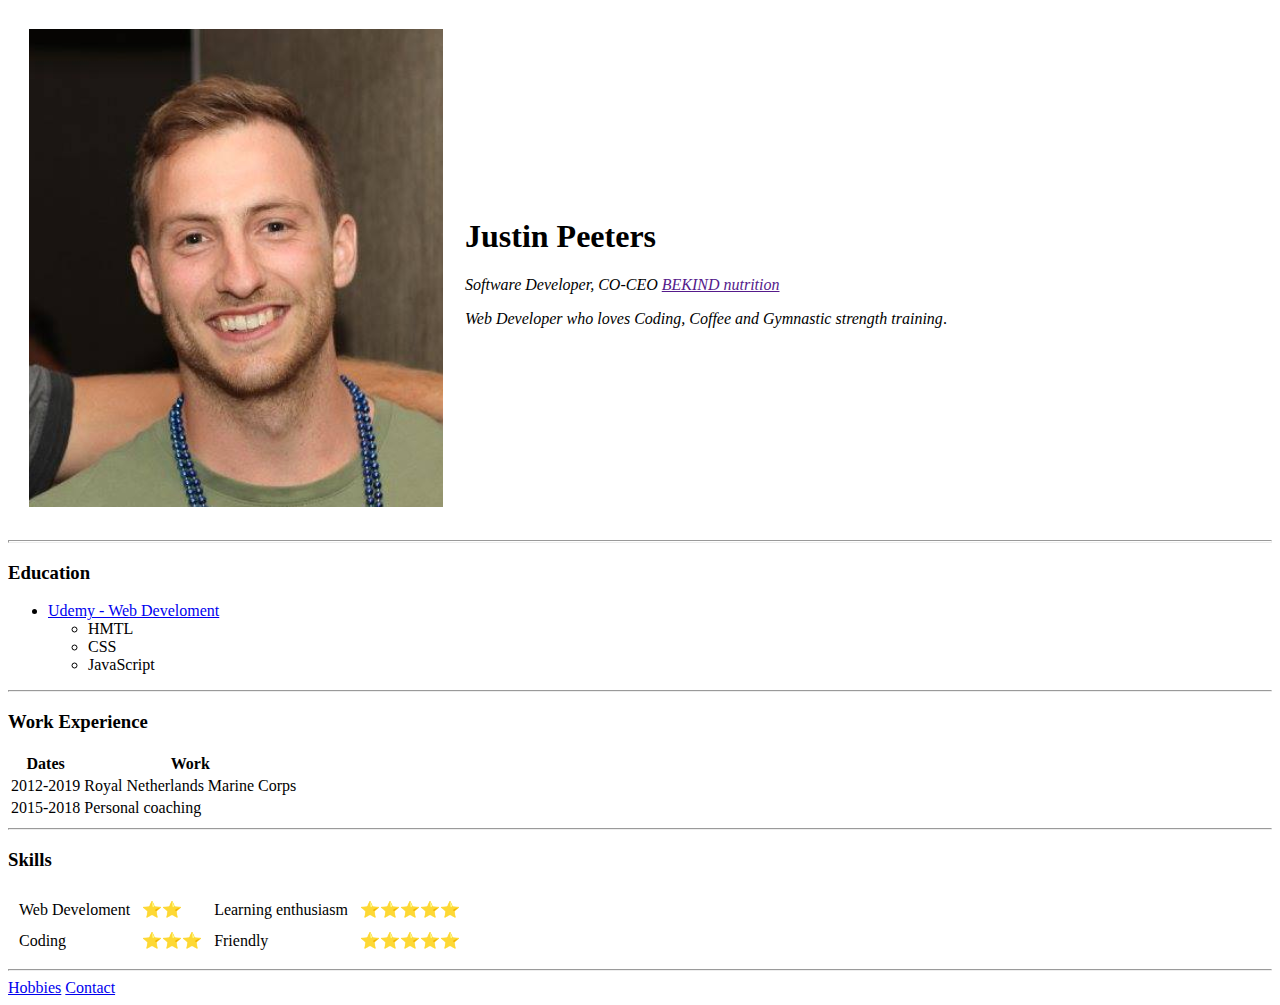
<file: index.html>
<!DOCTYPE html>
<html lang="en" dir="ltr">

<head>
  <meta charset="utf-8">
  <title>♆ Justin's Personal Site</title>
</head>

<body>
  <table cellspacing="20">
    <tr>
      <td><img src="images/justin.png" alt="Justin's Profile picture"></td>
      <td>
        <h1>Justin Peeters</h1>
        <p><em>Software Developer, CO-CEO <a href="">BEKIND nutrition</a></em></p>
        <p><em>Web Developer who loves Coding, Coffee and Gymnastic strength training</em>.</p>
      </td>
    </tr>
  </table>

  <hr size="3" />
  <h3>Education</h3>
  <ul>
    <li><a href="https://www.udemy.com/course/the-complete-web-development-bootcamp/">Udemy - Web Develoment</a>
      <ul>
        <li>HMTL</li>
        <li>CSS</li>
        <li>JavaScript</li>
      </ul>
    </li>
  </ul>
  <hr>
  <h3>Work Experience</h3>
  <table>
    <thead>
      <tr>
        <th>Dates</th>
        <th>Work</th>
      </tr>
    </thead>
    <tbody>
      <tr>
        <td>2012-2019</td>
        <td>Royal Netherlands Marine Corps</td>
      </tr>
      <tr>
        <td>2015-2018</td>
        <td>Personal coaching</td>
      </tr>
  </table>
  <hr>
  <h3>Skills</h3>
  <table cellspacing="10">
    <tr>
      <td>Web Develoment</td>
      <td>⭐️⭐️</td>
      <td>Learning enthusiasm</td>
      <td>⭐️⭐️⭐️⭐️⭐️</td>
    </tr>
    <tr>
      <td>Coding</td>
      <td>⭐️⭐️⭐️</td>
      <td>Friendly</td>
      <td>⭐️⭐️⭐️⭐️⭐️</td>
    </tr>
  </table>
  </tbody>
  <tfoot>

  </tfoot>
  <hr>

  <a href="Hobbies.html">Hobbies</a>
  <a href="Contact.html">Contact</a>

</body>

</html>
</file>
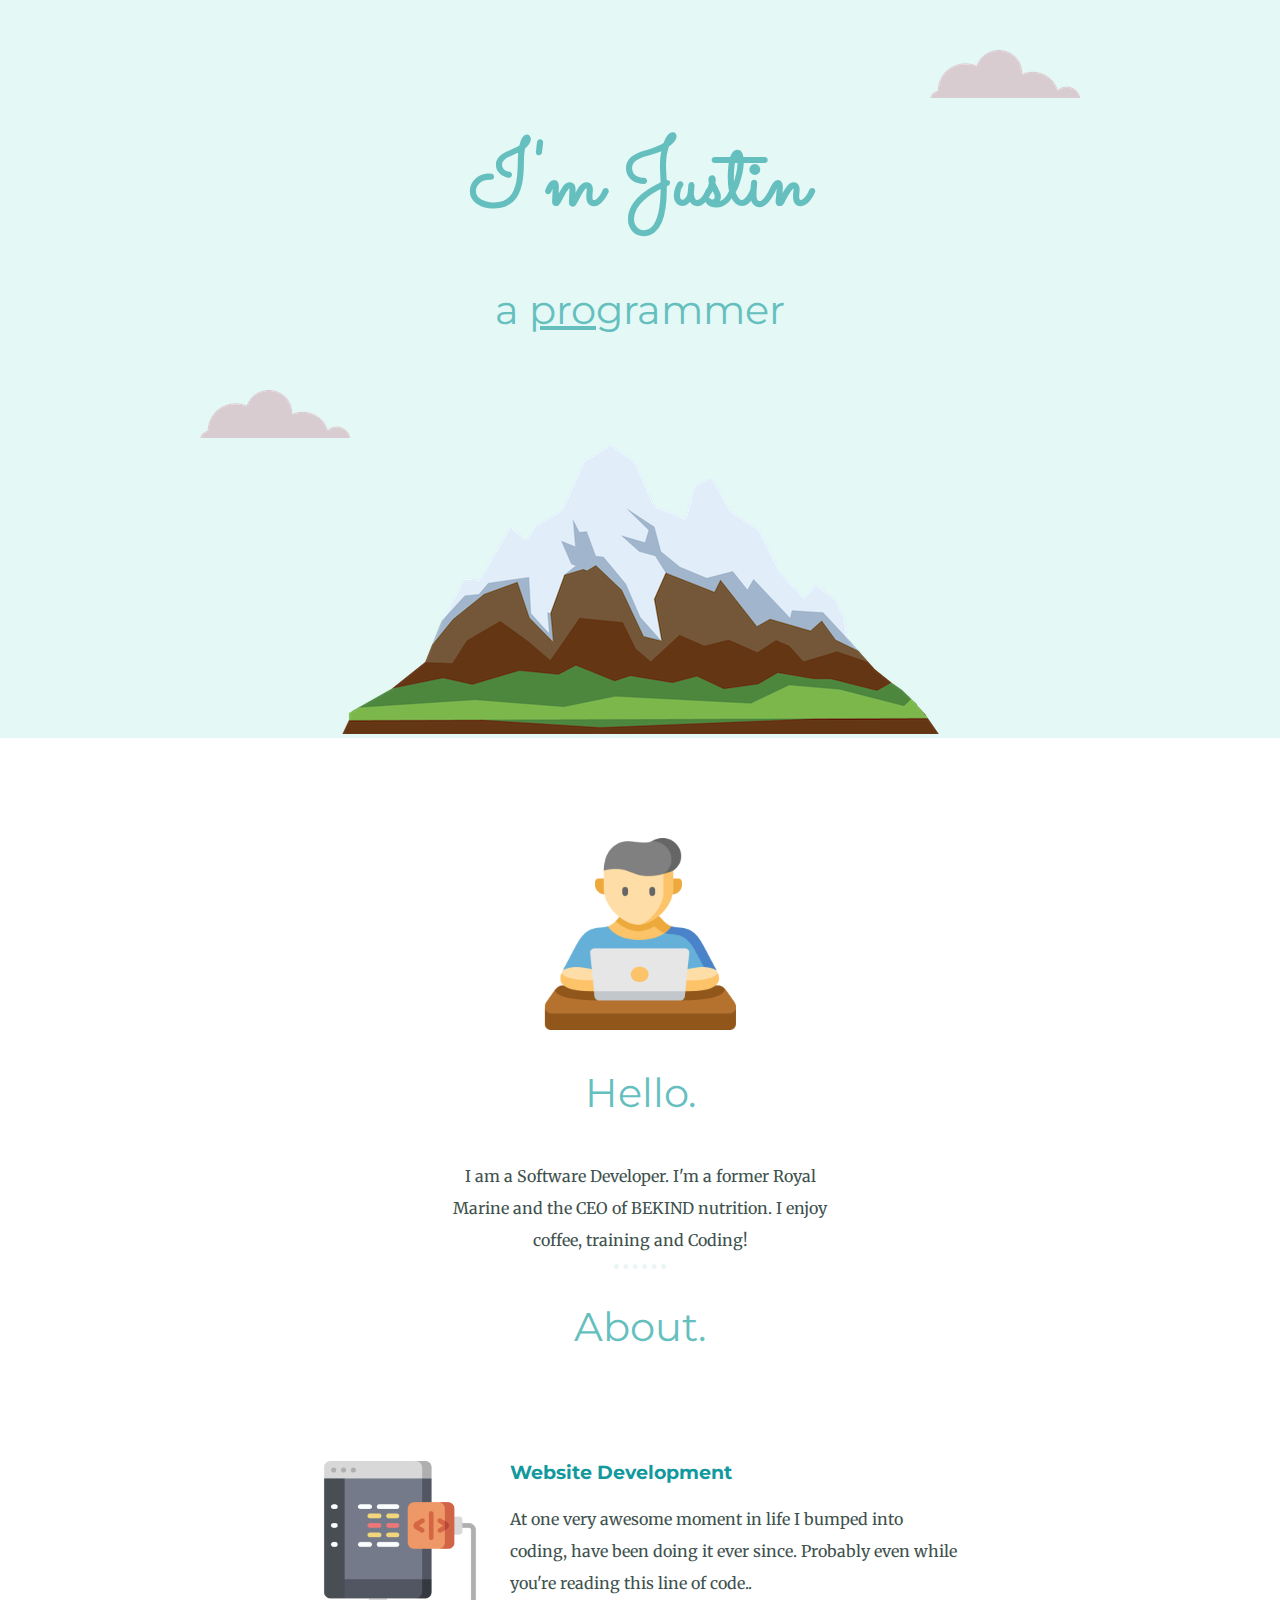
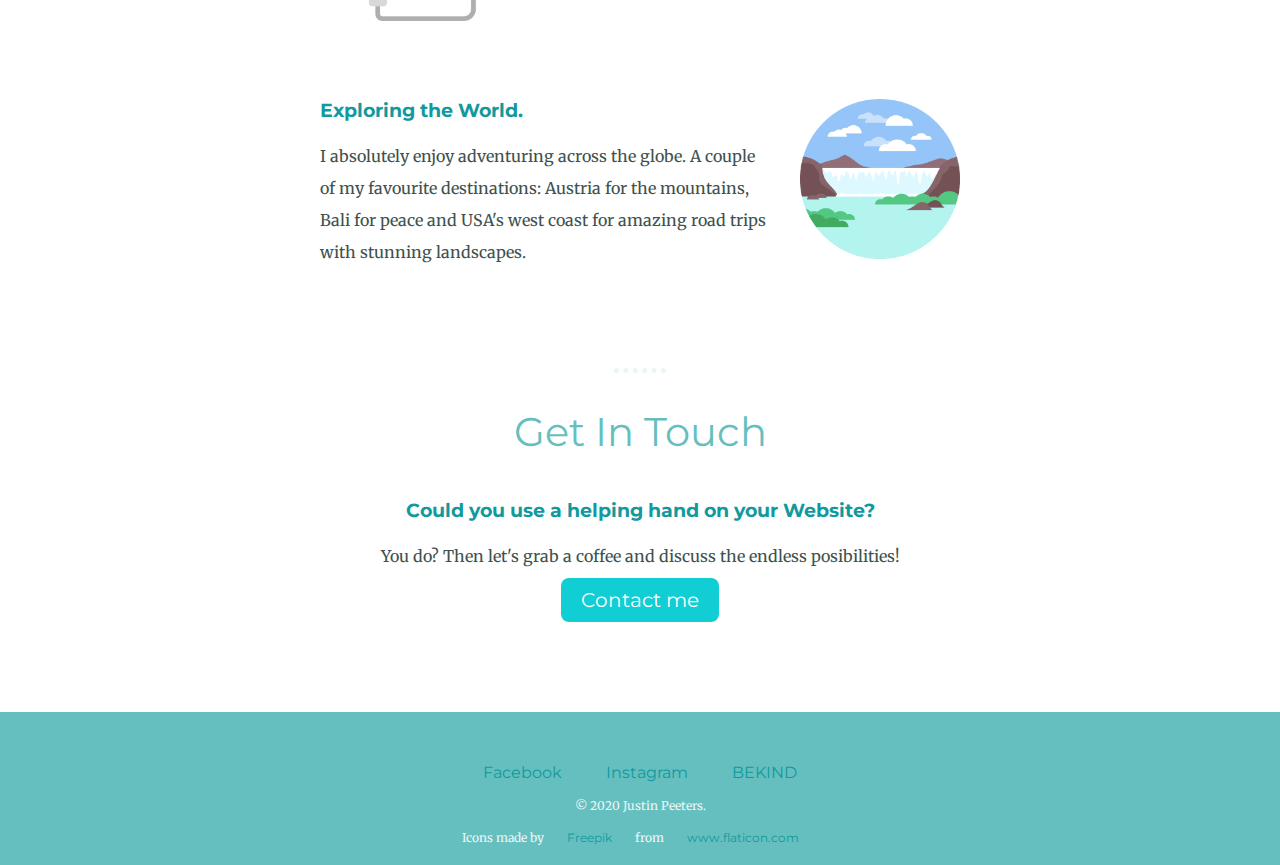
<file: CSS - My site/index.html>
<!DOCTYPE html>
<html lang="en" dir="ltr">

<head>
  <meta charset="utf-8">
  <title>Justin Peeters</title>
  <link rel="stylesheet" href="css/styles.css">
  <link rel="icon" href="favicon.ico">
  <link href="https://fonts.googleapis.com/css?family=Merriweather|Montserrat|Sacramento&display=swap" rel="stylesheet">
</head>

<body>
  <div class="top-container">
    <img class="top-cloud" src="images/cloud.png" alt="cloud-img">
    <h1>I'm Justin</h1>
    <h2>a <span class="pro">pro</span>grammer</h2>
    <img class="bottom-cloud" src="images/cloud.png" alt="cloud-img">
    <img src="images/mountain.png" alt="mountain-img">
  </div>
  <div class="middle-container">
    <div class="profile">
      <img class="browsing-img" src="images/browsing.png" alt="browsing-img">
      <h2>Hello.</h2>
      <p class="intro">I am a Software Developer. I'm a former Royal Marine and the CEO of BEKIND nutrition. I enjoy coffee, training and Coding!</p>
    </div>
    <hr>
    <h2>About.</h2>
    <div class="skills">
      <div class="skill-row">
        <img class="coding-img" src="images/coding.png" alt="coding-img">

        <h3>Website Development</h3>
        <p>At one very awesome moment in life I bumped into coding, have been doing it ever since. Probably even while you're reading this line of code..</p>
      </div>

      <div class="skill-row">
        <img class="waterfall-img" src="images/waterfall.png" alt="waterfall-img">
        <h3>Exploring the World.</h3>
        <p>I absolutely enjoy adventuring across the globe. A couple of my favourite destinations: Austria for the mountains, Bali for peace and USA's west coast for amazing road trips with stunning landscapes.</p>
      </div>
    </div>

    <hr>
    <div class="contact-me">
      <h2>Get In Touch</h2>
      <h3>Could you use a helping hand on your Website?</h3>
      <p>You do? Then let's grab a coffee and discuss the endless posibilities!</p>
      <a class="btn" href="mailto:peeters.justin@yahoo.com">Contact me</a>
    </div>
  </div>


  <div class="bottom-container">
    <a class="footer-link" href="https://www.facebook.com/justin.peeters.9">Facebook</a>
    <a class="footer-link" href="https://www.instagram.com/justinpeeters/?hl=nl">Instagram</a>
    <a class="footer-link" href="https://www.BEKIND.com">BEKIND</a>
    <p class="text-bottom-page">© 2020 Justin Peeters.</p>
    <div class="text-bottom-page">Icons made by <a href="https://www.flaticon.com/authors/freepik" title="Freepik">Freepik</a> from <a href="https://www.flaticon.com/" title="Flaticon">www.flaticon.com</a></div>

  </div>
</body>

</html>
</file>
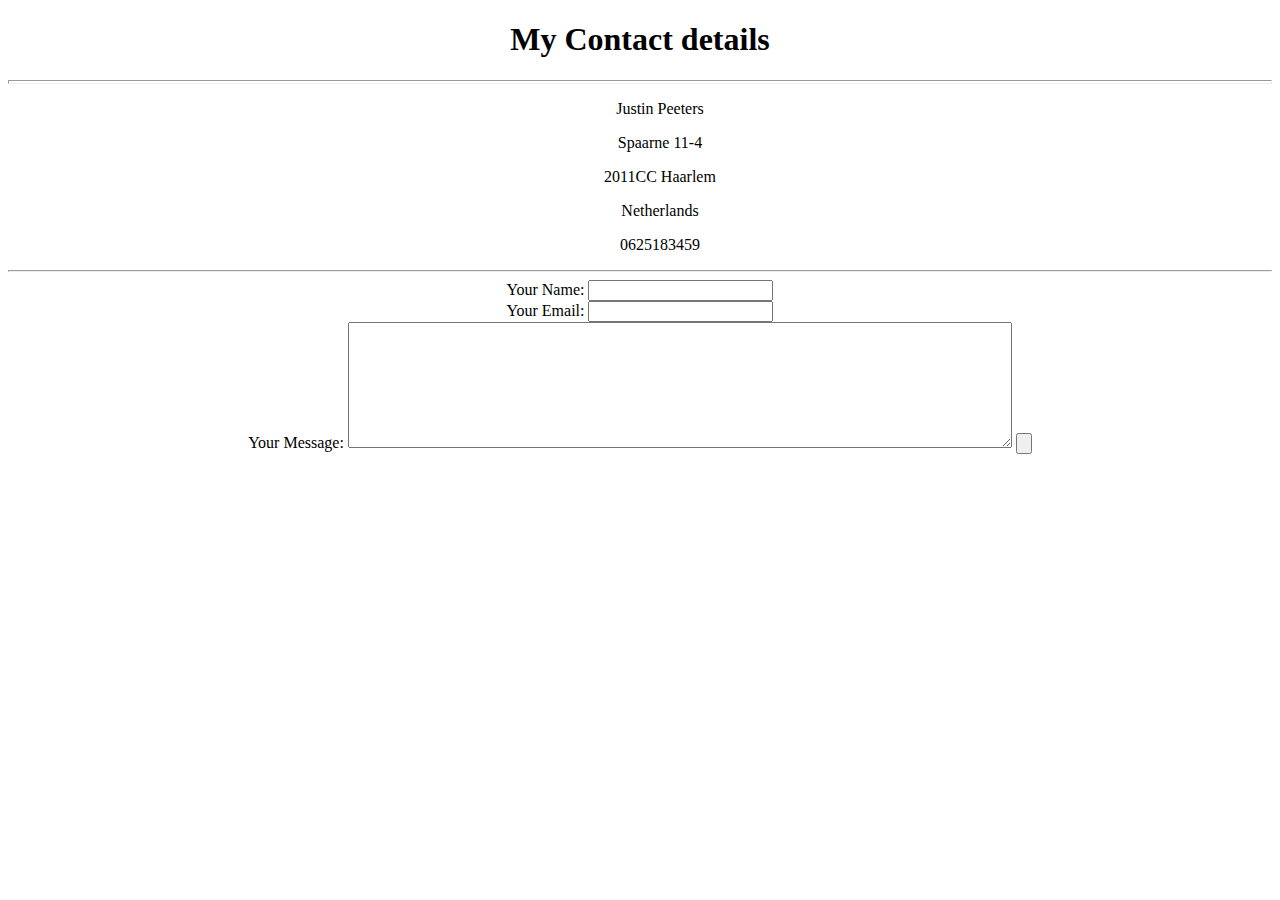
<file: Contact.html>
<!DOCTYPE html>
<html lang="en" dir="ltr">

<head>
  <meta charset="utf-8">
  <title>Justin's Contact information</title>
</head>

<body>
  <center>


    <h1>My Contact details</h1>

  <hr size="4" />
  <ul>
    <p>Justin Peeters</p>
    <p>Spaarne 11-4</p>
    <p>2011CC Haarlem</p>
    <p>Netherlands</p>
    <p>0625183459</p>
  </ul>
  <hr>
  <form action="mailto:Peeters.justin@yahoo.com" method="post" enctype="text/plain">


    <label for="name">Your Name:</label>
    <input type="text" name="yourName" value=""><br>
    <label for="email">Your Email:</label>
    <input type="email" name="yourEmail" value=""><br>
    <label for="">Your Message:</label>
    <textarea name="yourMessage" rows="8" cols="80"></textarea>
    <input type="submit" name="" value="">



  </form>
  </center>
</body>

</html>
</file>
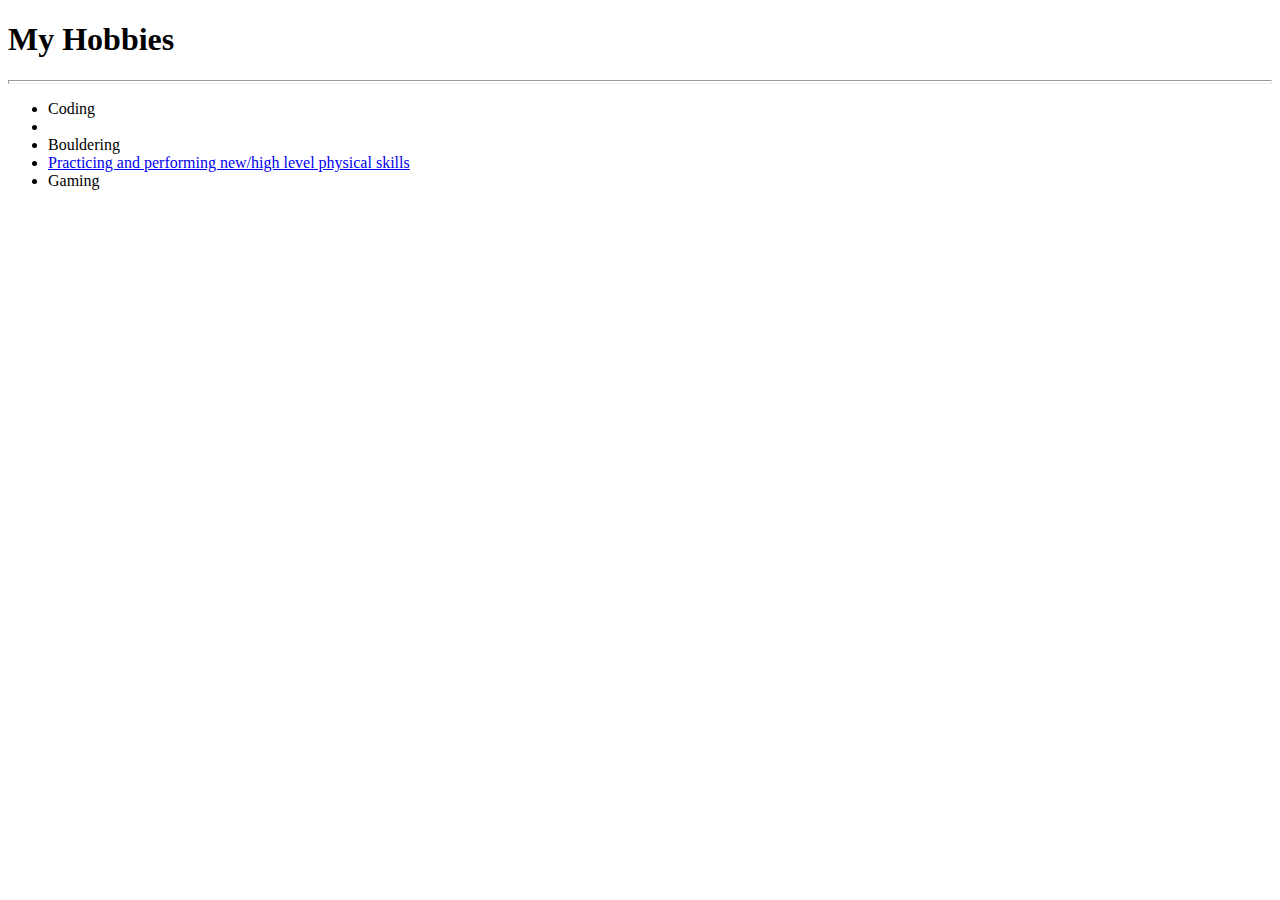
<file: Hobbies.html>
<!DOCTYPE html>
<html lang="en" dir="ltr">

<head>
  <meta charset="utf-8">
  <title>Justin's Hobbies</title>
</head>

<body>
  <h1>My Hobbies</h1>
  <hr size="4" />
  <ul>
    <li>Coding
    <li>
    <li>Bouldering</li>
    <li><a href="http://www.idoportal.com/">Practicing and performing new/high level physical skills</a></li>
    <li>Gaming</li>
  </ul>
</body>

</html>
</file>
<file: CSS - My site/css/styles.css>
body {
  color: #40514E;
  margin: 0;
  text-align: center;
  font-family: 'Merriweather', serif;
}

h1 {
  margin: 20px auto 0 auto;
  font-family: 'Sacramento', cursive;
  font-size: 5.625rem;
  color: #66BFBF;
}

h2 {
  font-family: 'Montserrat', sans-serif;
  font-size: 2.5rem;
  font-weight: normal;
  color: #66BFBF;
  padding-bottom: 10px;
}

h3 {
  font-family: 'Montserrat', sans-serif;
  color: #11999E;
}

p {
  line-height: 2;
}

a {
  color: #11999E;
  margin: 10px 20px;
  font-family: 'Montserrat', sans-serif;
  text-decoration: none;
}

a:hover {
  color: #eaf6f6
}

hr {
  border-style: none none dotted none;
  border-bottom-color: #EAF6F6;
  border-width: 5px;
  width: 4%;
  size: 3;
}

.intro {
  width: 30%;
  margin: auto;
}

.skill-row {
  width: 50%;
  margin: 100px auto 100px auto;
  text-align: left;
}

.browsing-img {
  margin: auto;
  width: 15%;
}

.coding-img {
  float: left;
  margin-right: 30px;
  width: 25%;
}

.waterfall-img {
  float: right;
  margin-left: 30px;
  width: 25%;
}

.top-container {
  background-color: #e4f9f5;
  position: relative;
  padding-top: 100px;
}

.text-bottom-page {
  color: #EAF6F6;
  font-size: 0.75rem;
}

.middle-container {
  margin: 100px 0;
}

.bottom-container {
  background-color: #66BFBF;
  padding: 50px 0 20px;
}

.pro {
  text-decoration: underline;
}

.top-cloud {
  position: absolute;
  right: 200px;
  top: 50px;
}

.bottom-cloud {
  position: absolute;
  left: 200px;
  bottom: 300px
}

.btn {
  background-image: -webkit-linear-gradient(top, #11cdd4, #11999e);
  background-image: -moz-linear-gradient(top, #11cdd4, #11999e);
  background-image: -ms-linear-gradient(top, #11cdd4, #11999e);
  background-image: -o-linear-gradient(top, #11cdd4, #11999e);
  background-image: linear-gradient(to bottom, #11cdd4, #11999e);
  -webkit-border-radius: 8px;
  -moz-border-radius: 8px;
  border-radius: 8px;
  color: #ffffff;
  font-family: 'Montserrat', sans-serif;
  font-size: 20px;
  padding: 10px 20px 10px 20px;
  background: #11cdd4;
  border: solid #11999E 0;
  text-decoration: none;
}

.btn:hover {
  background: #30E3CB;
  background-image: -webkit-linear-gradient(top, #30E3CB, #2bc4ad);
  background-image: -moz-linear-gradient(top, #30E3CB, #2bc4ad);
  background-image: -ms-linear-gradient(top, #30E3CB, #2bc4ad);
  background-image: -o-linear-gradient(top, #30E3CB, #2bc4ad);
  background-image: linear-gradient(to bottom, #30E3CB, #2bc4ad);
  text-decoration: none;
}
</file>
